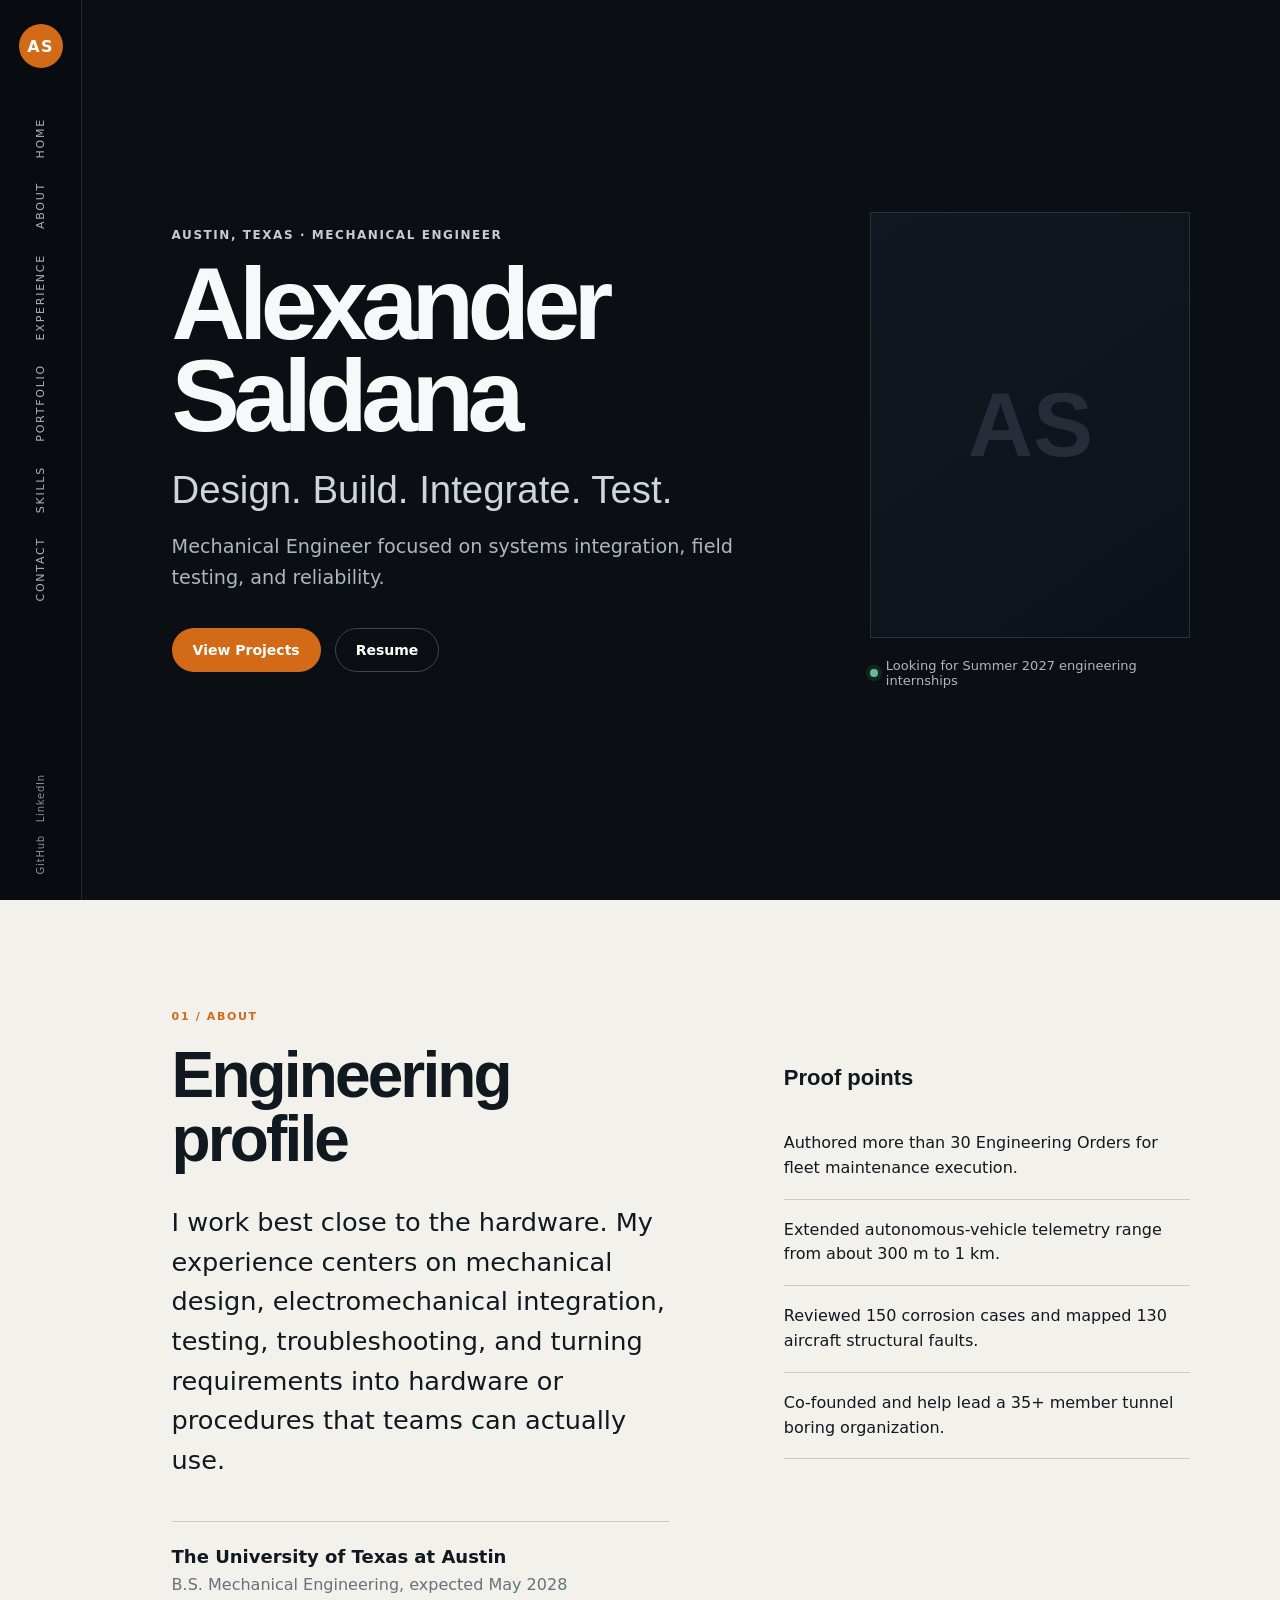
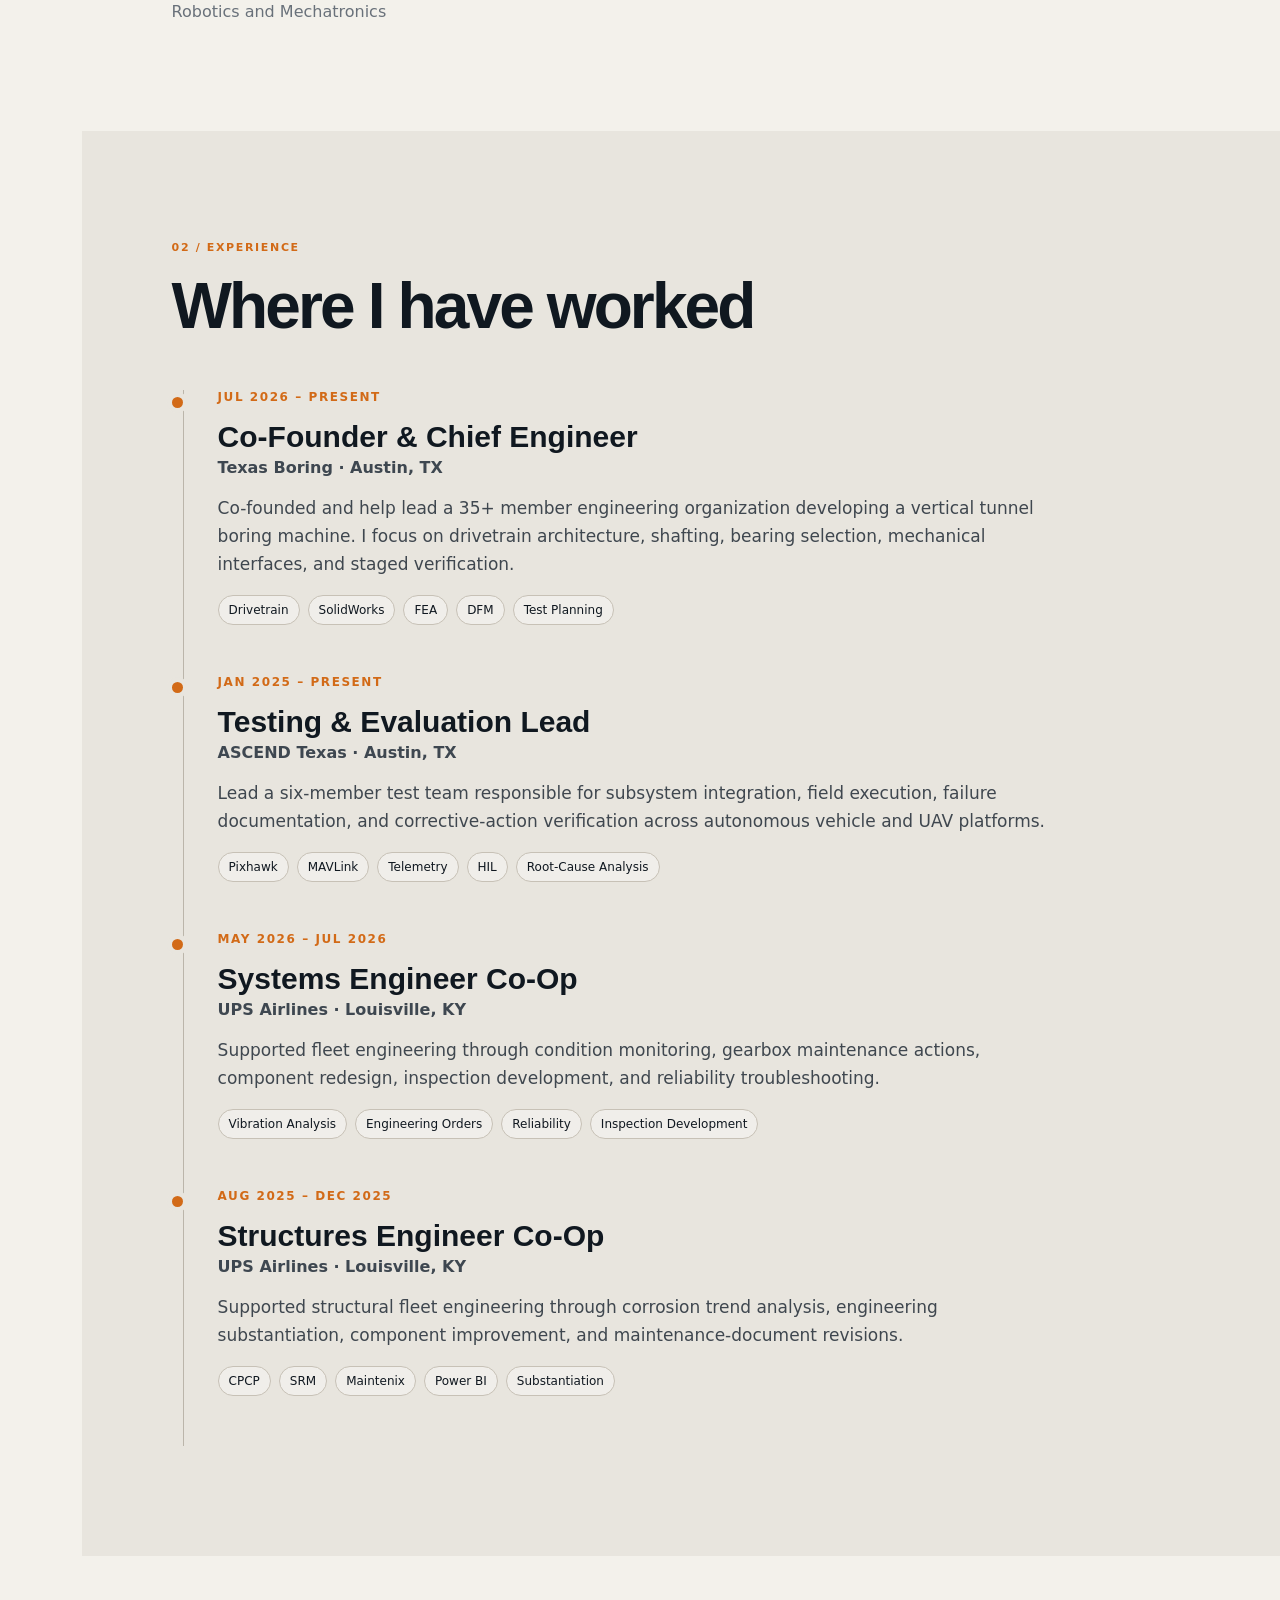
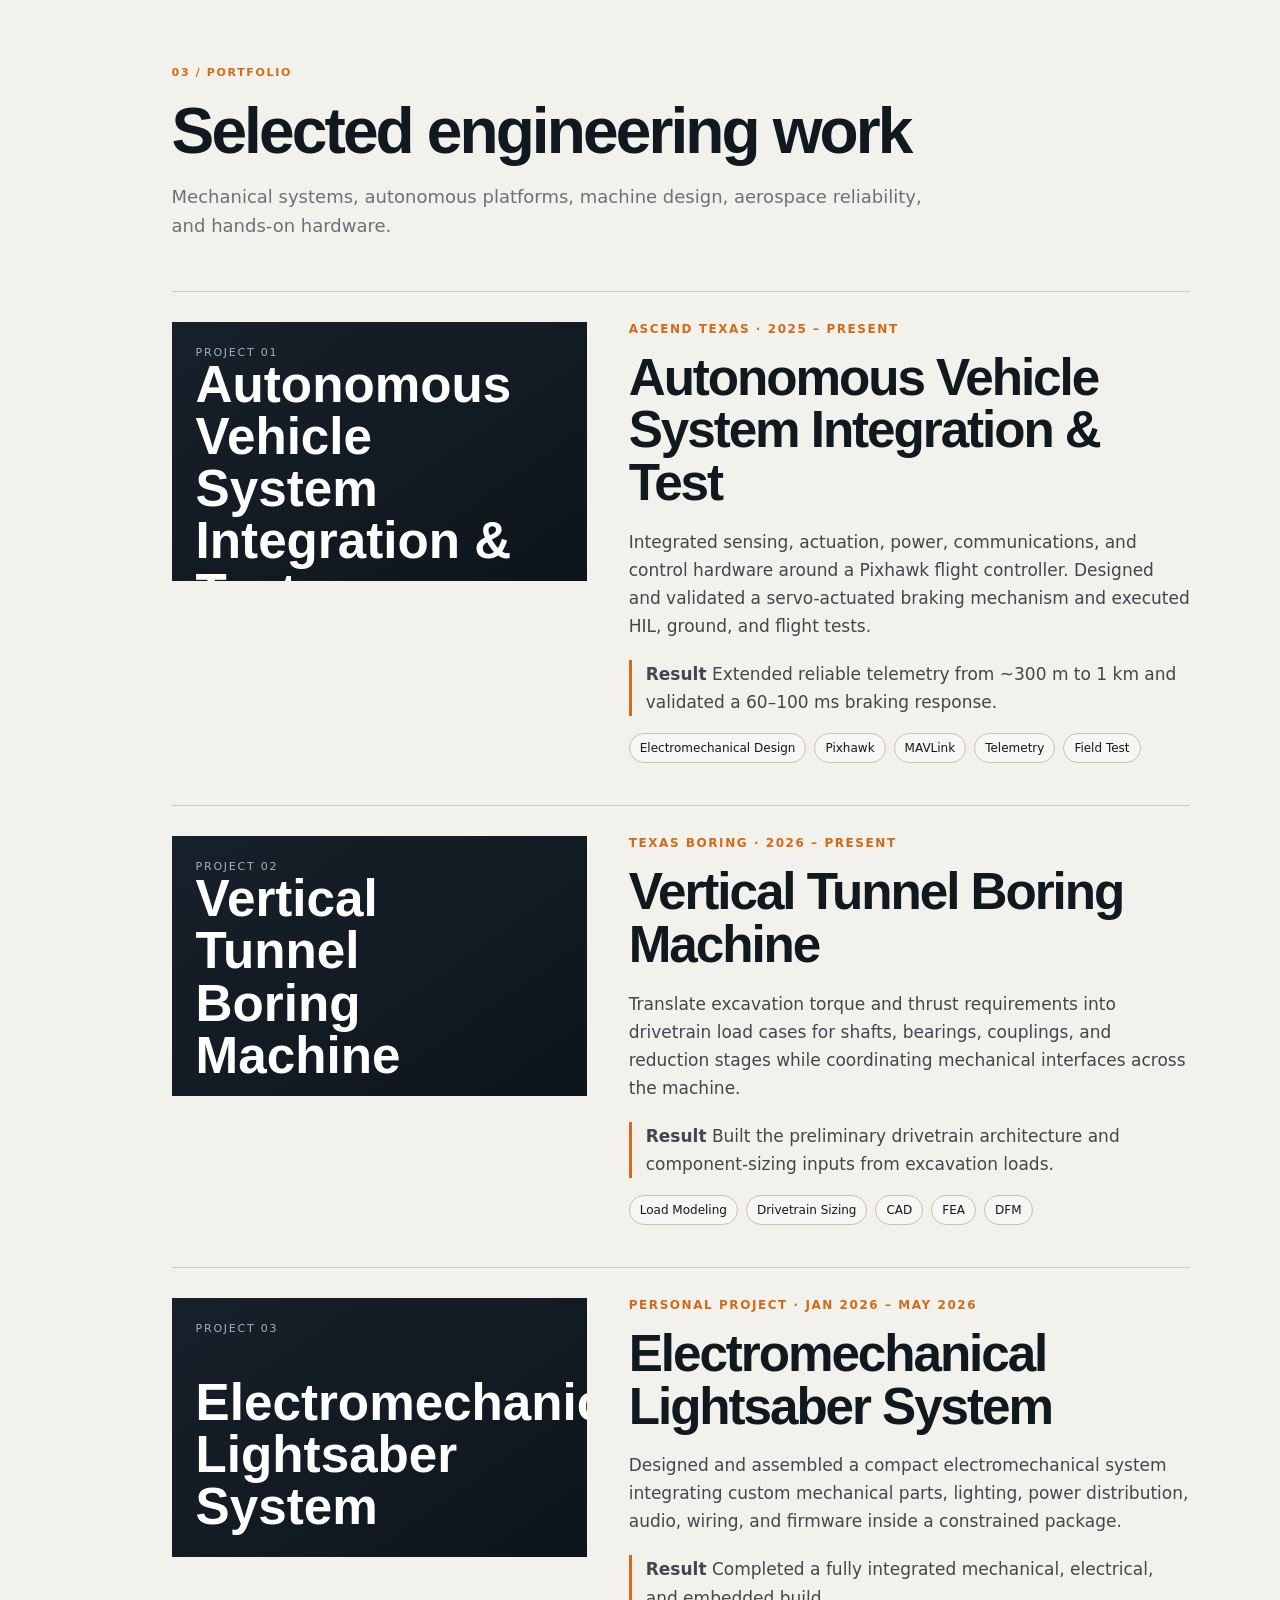
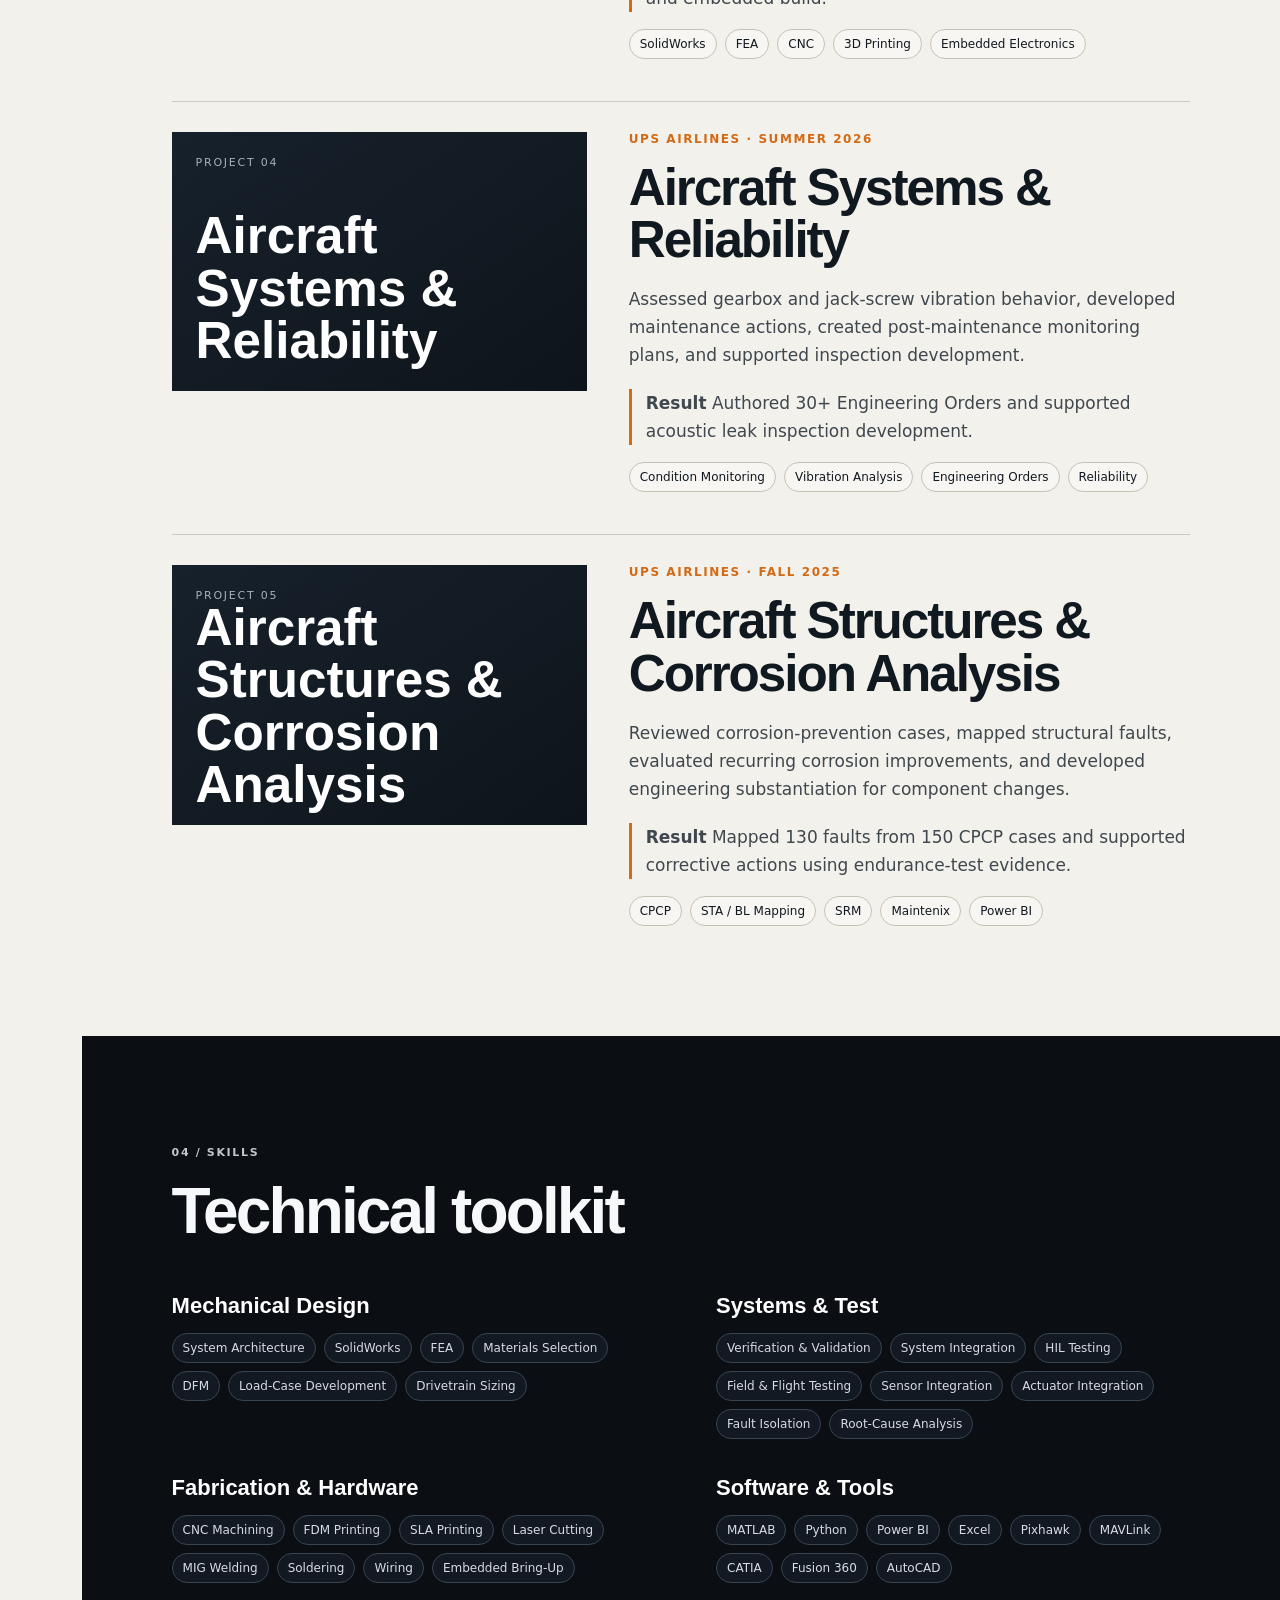
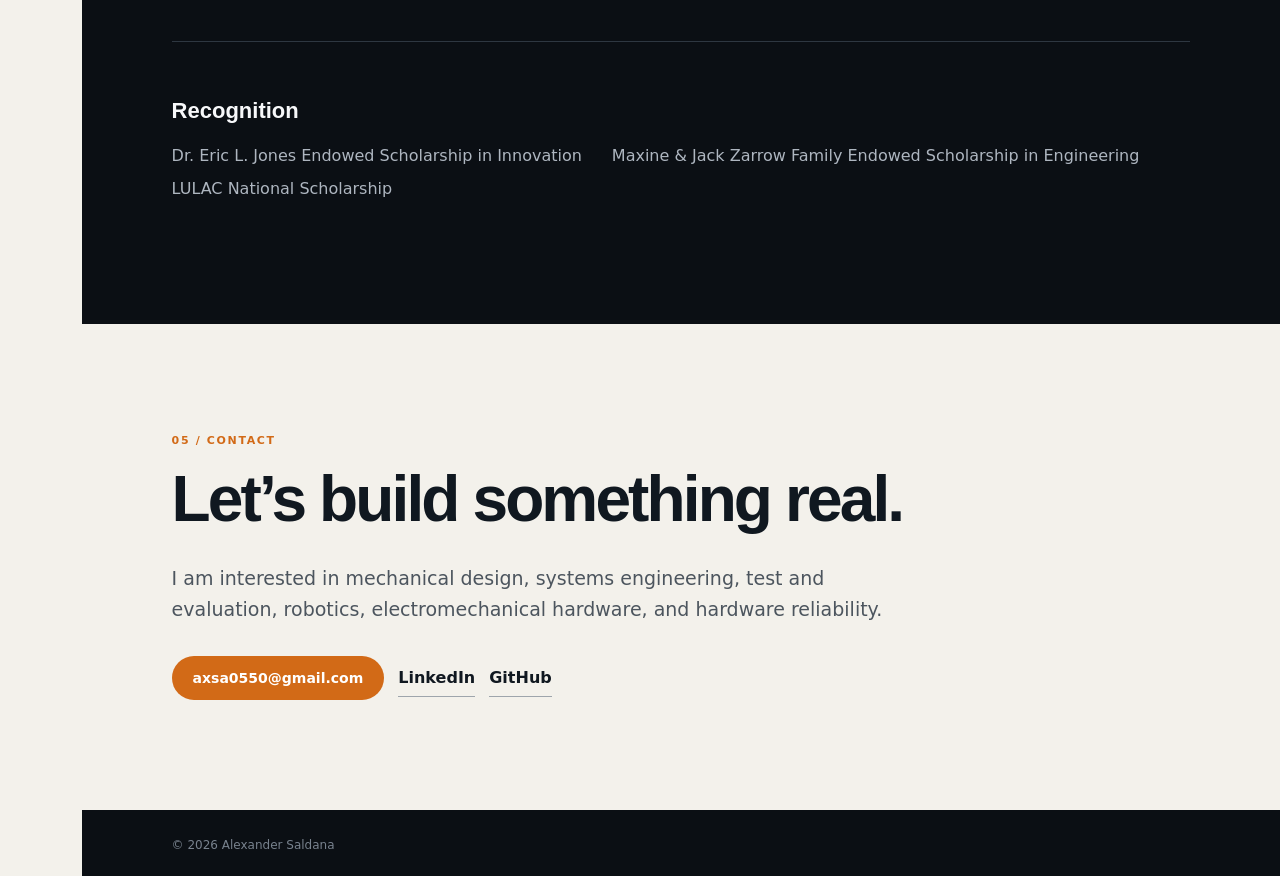
<file: index.html>
<!doctype html>
<html lang="en">
<head>
  <meta charset="utf-8">
  <meta name="viewport" content="width=device-width, initial-scale=1, viewport-fit=cover">
  <title>Alexander Saldana · Portfolio</title>
  <meta name="description" content="Mechanical engineering portfolio for Alexander Saldana">
  <link id="theme-css" rel="stylesheet" href="site/themes/alex.css">
</head>
<body>
  <div id="app"></div>
  <script src="content.js"></script>
  <script src="site/themes/alex.js"></script>
  <script src="site/app.js"></script>
</body>
</html>
</file>
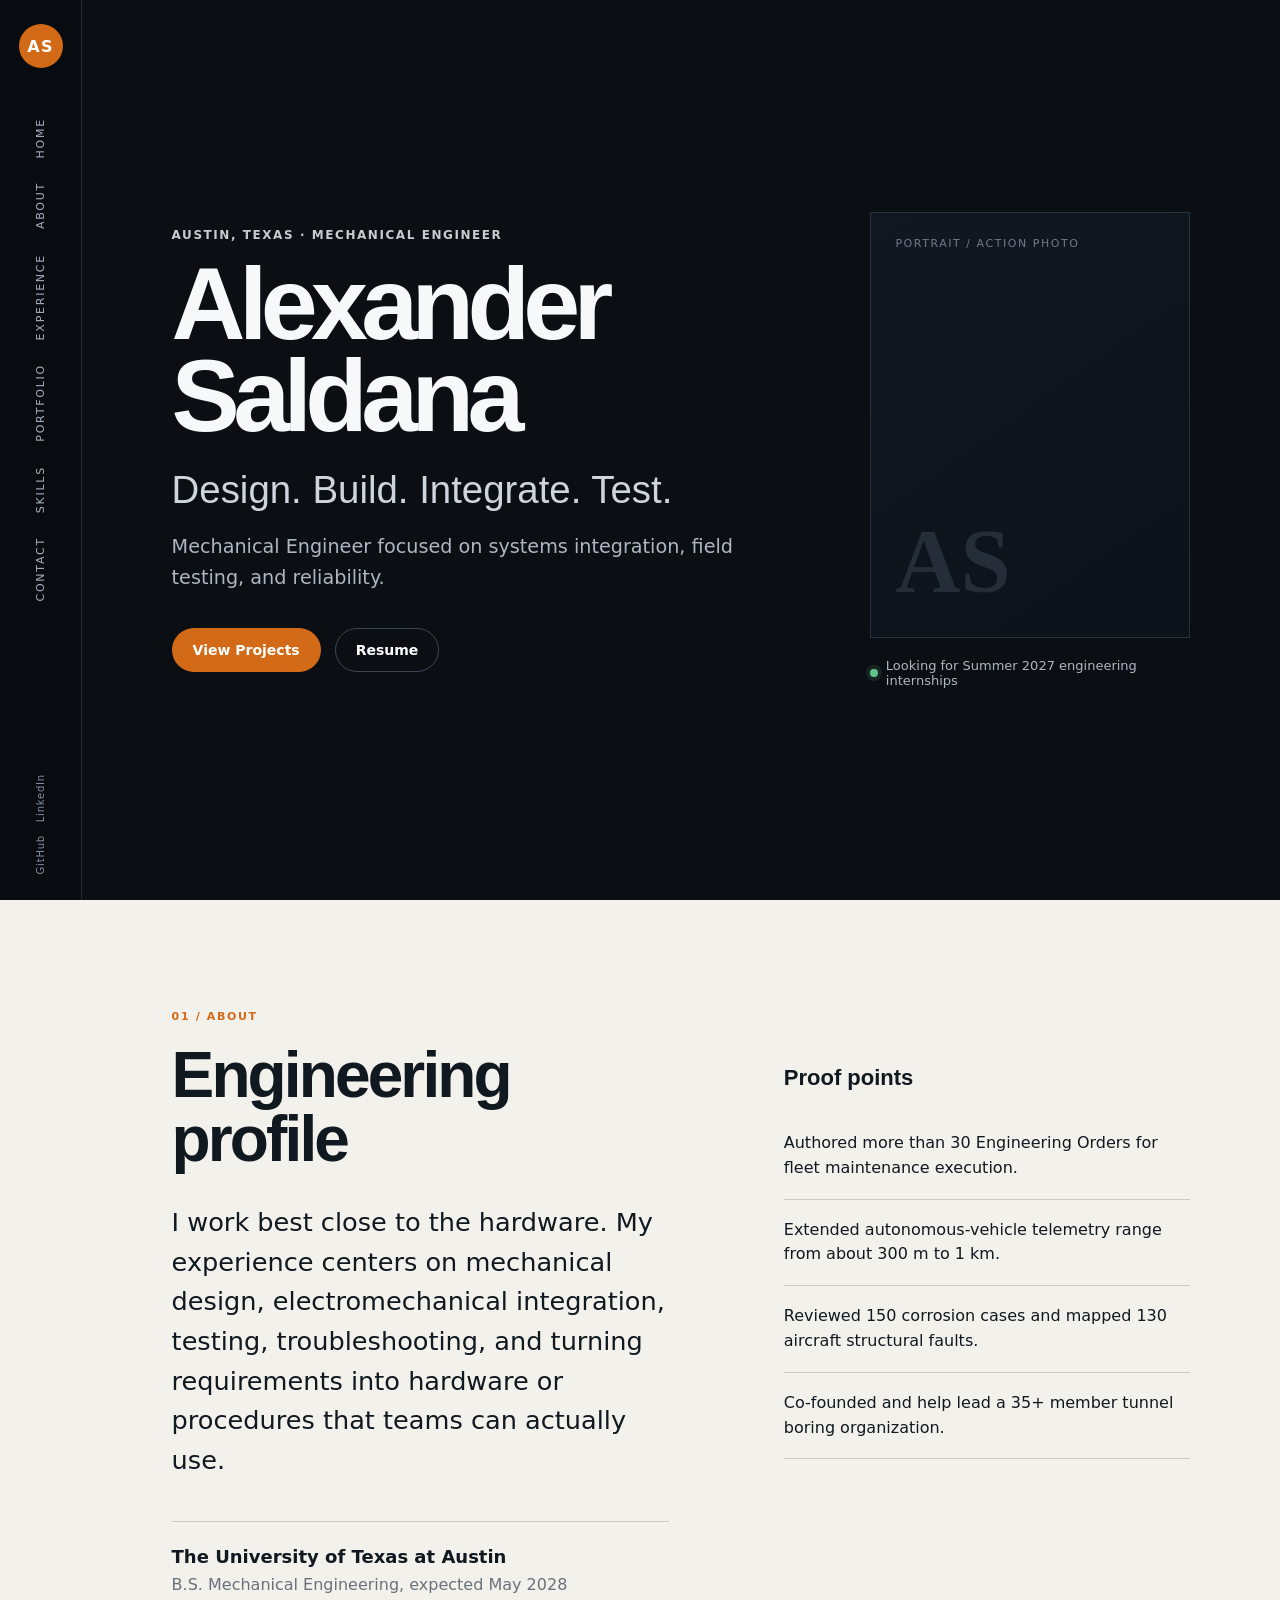
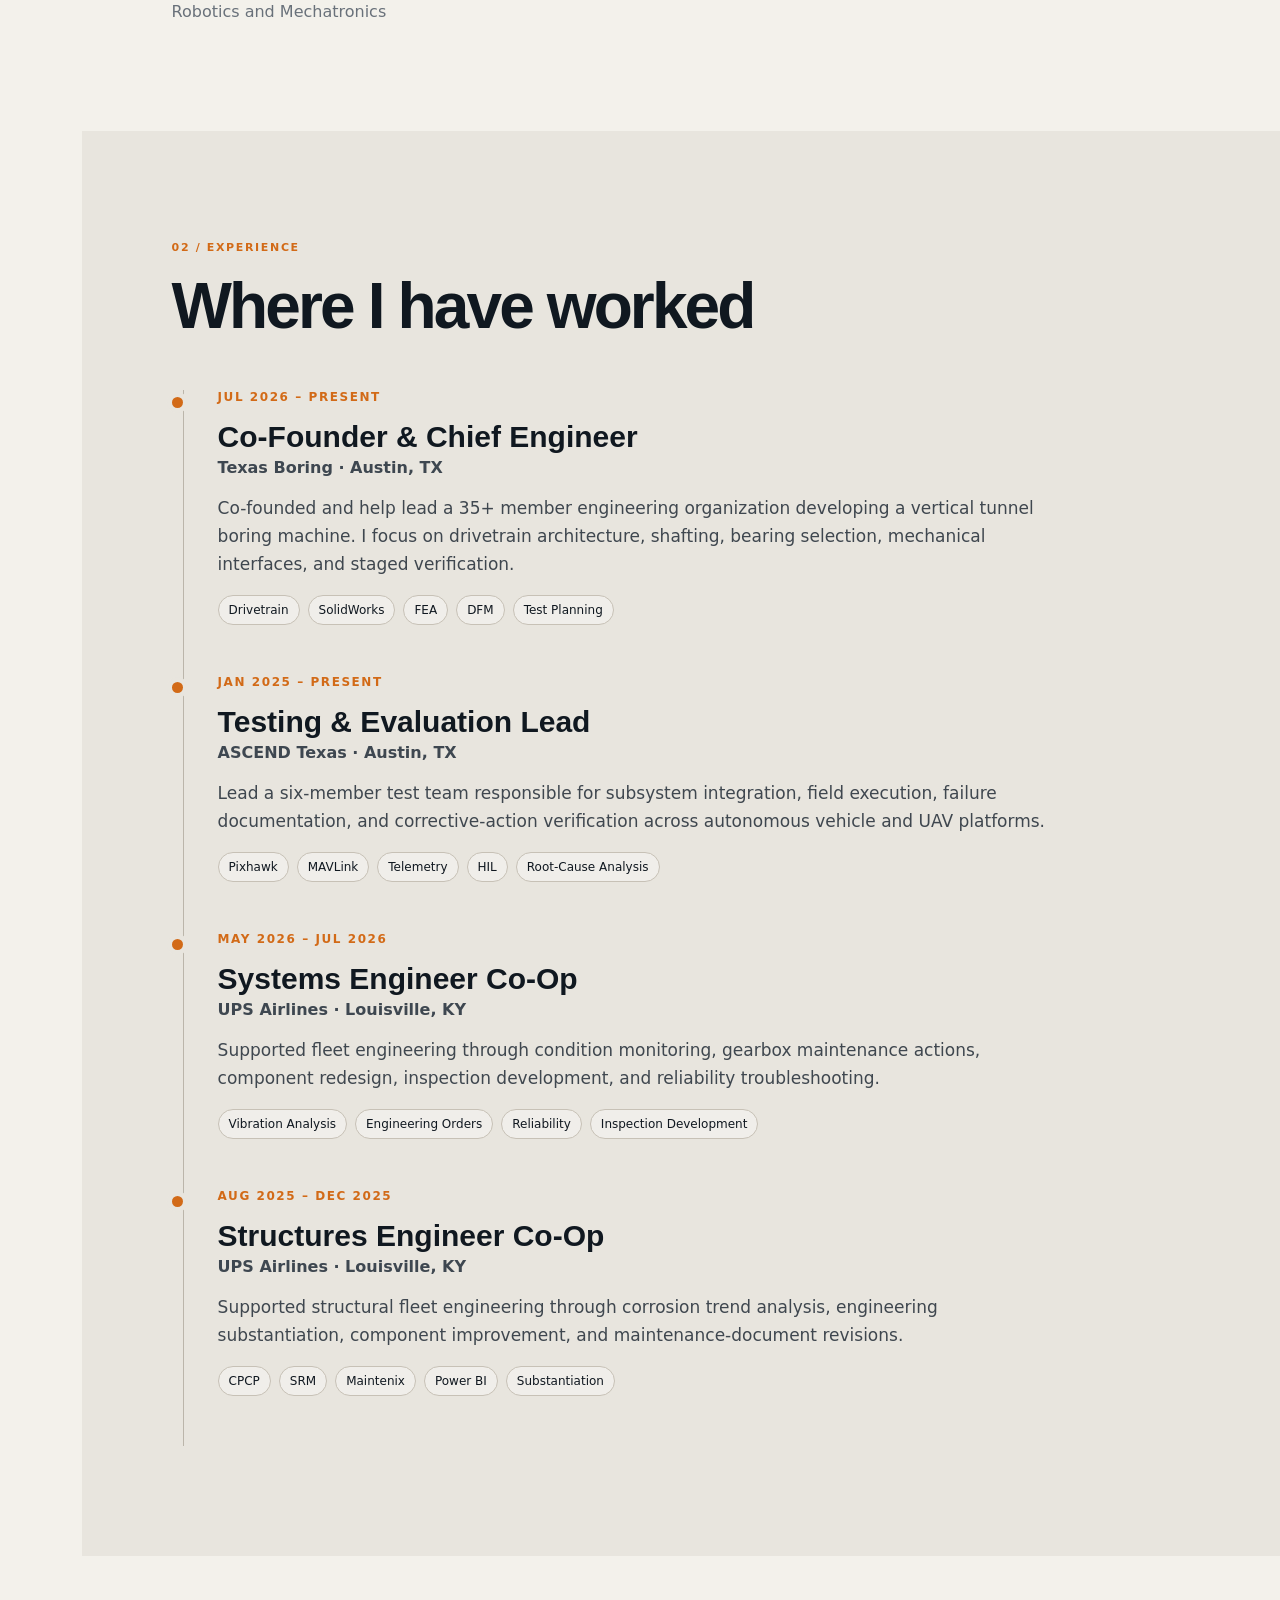
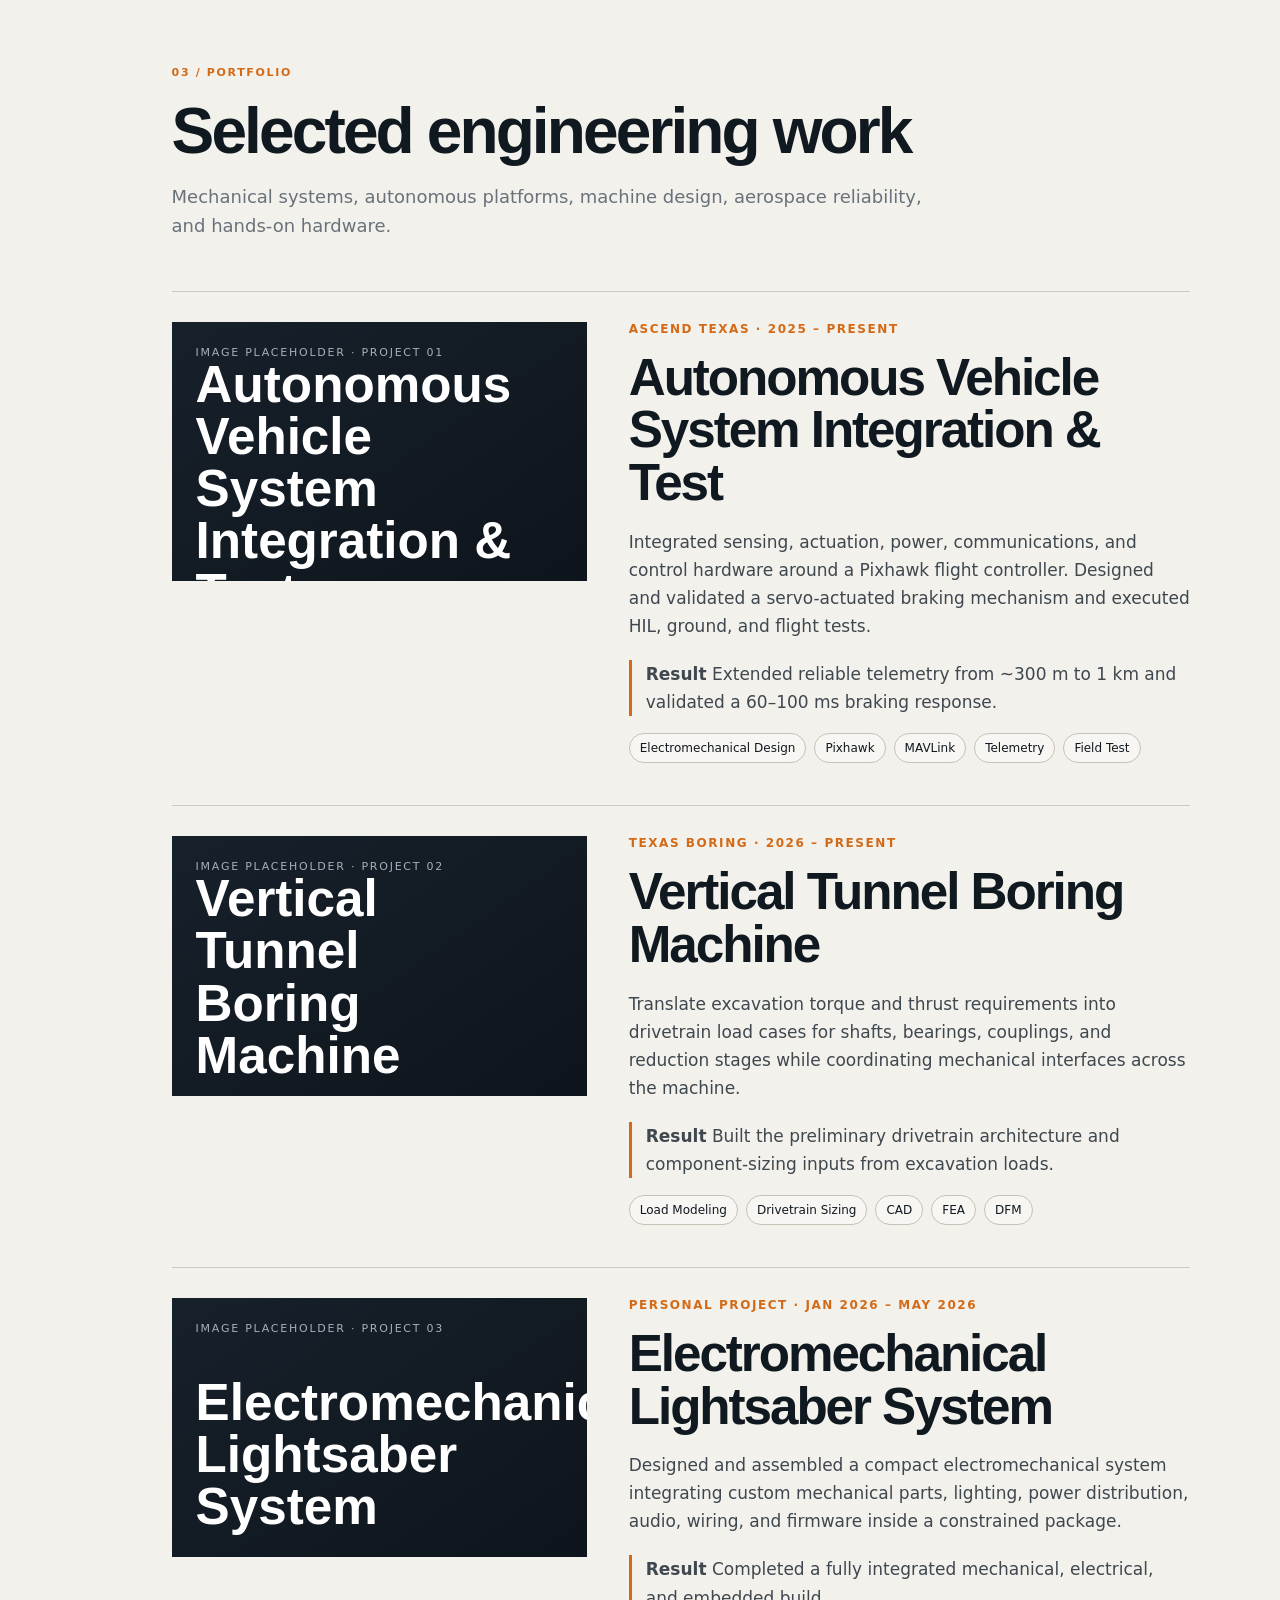
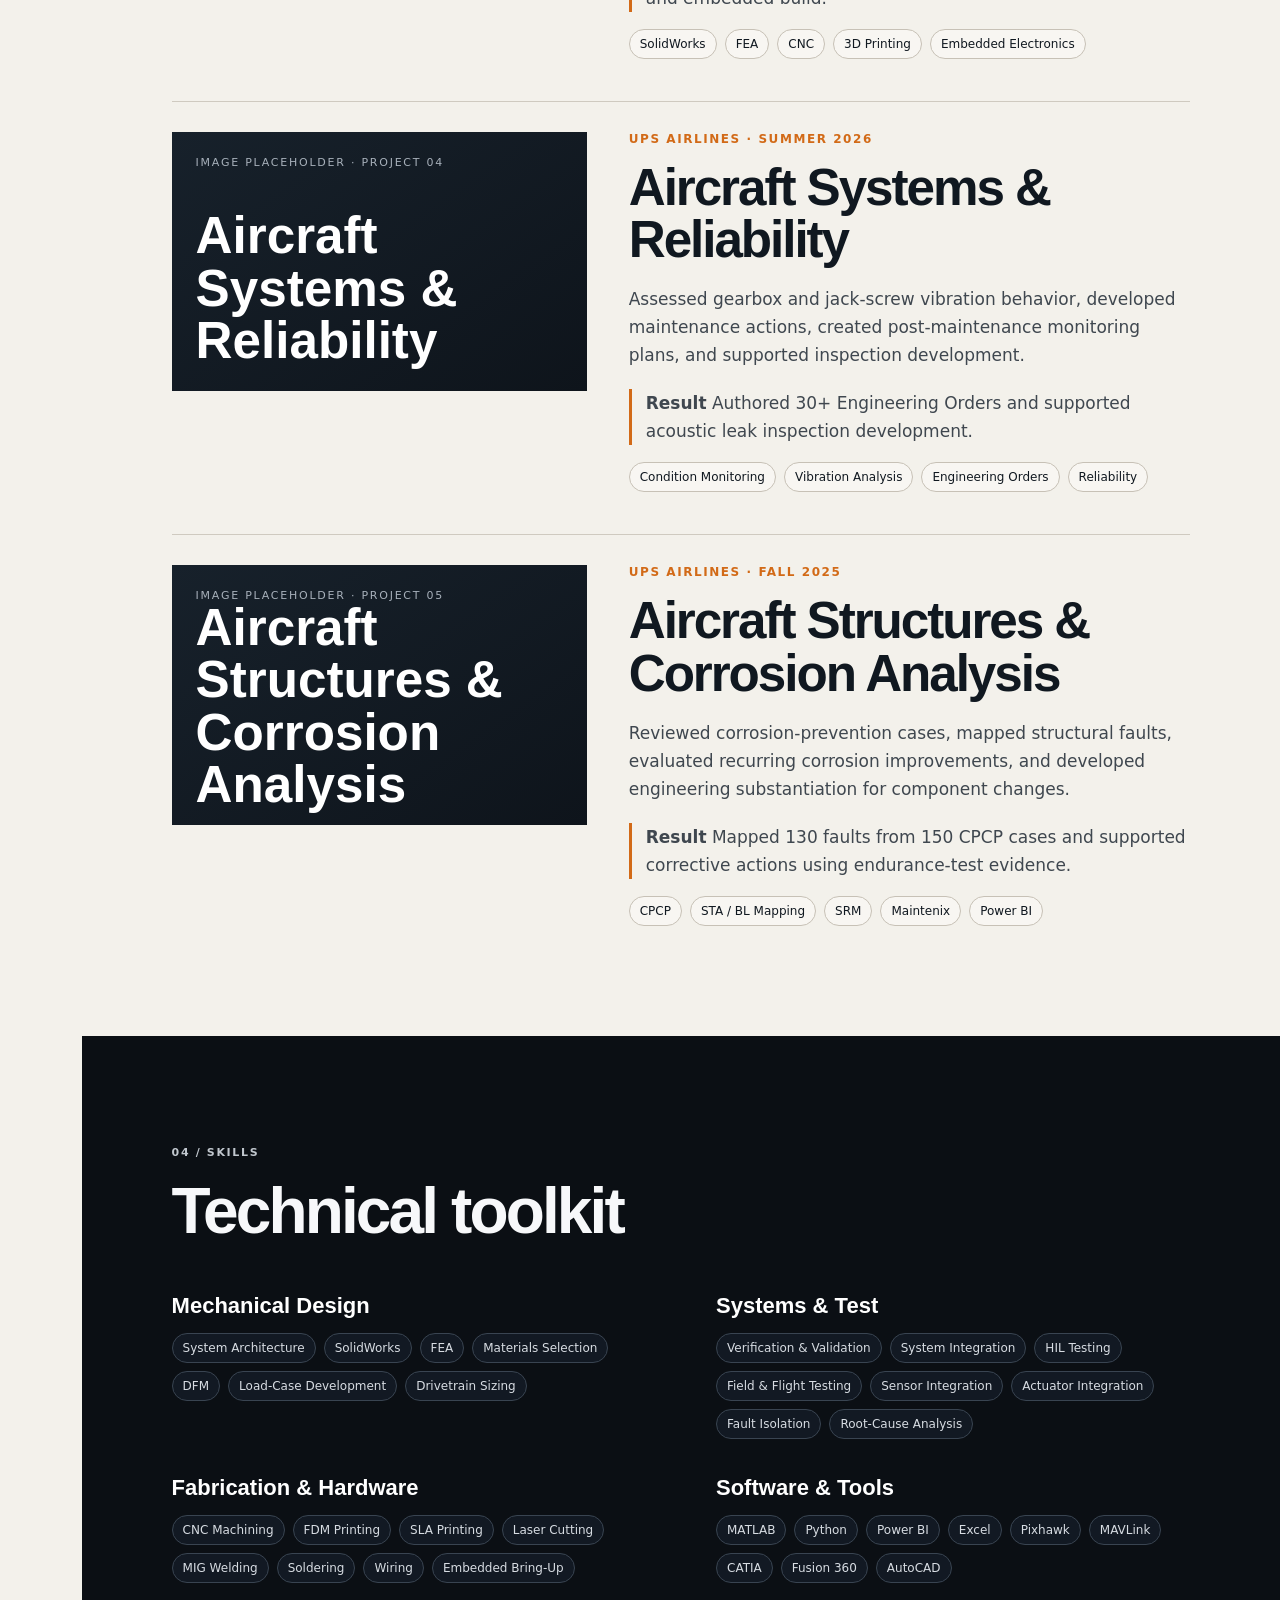
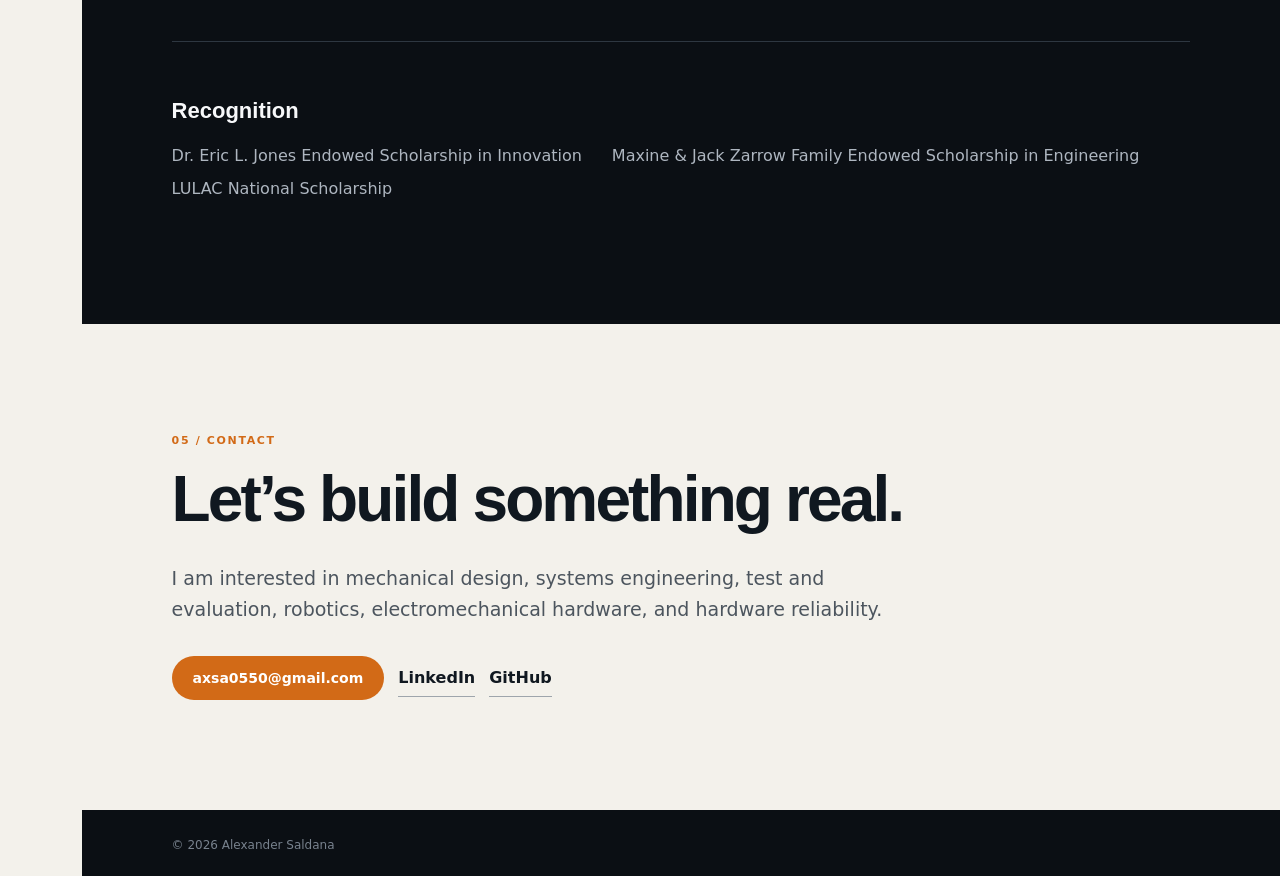
<file: preview/index.html>
<!doctype html>
<html lang="en">
<head>
  <meta charset="utf-8">
  <meta name="viewport" content="width=device-width, initial-scale=1, viewport-fit=cover">
  <title>Alexander Saldana · Portfolio Preview</title>
  <meta name="description" content="Portfolio layout preview for Alexander Saldana">
  <link id="theme-css" rel="stylesheet" href="alex.css">
</head>
<body>
  <div id="app"></div>
  <script src="content.js"></script>
  <script src="alex.js"></script>
  <script src="../site/app.js"></script>
</body>
</html>
</file>
<file: site/themes/alex.css>
@import url('https://fonts.googleapis.com/css2?family=Inter:wght@400;500;600;700;800&family=Space+Grotesk:wght@500;600;700&display=swap');

:root{--bg:#0b0f14;--panel:#111821;--paper:#f3f1eb;--paper2:#e8e5de;--ink:#101820;--muted:#69717a;--line:#cfcac0;--accent:#d26a17;--light:#f7f8fa;--sidebar:82px}*{box-sizing:border-box}html{scroll-behavior:smooth}body{margin:0;font-family:Inter,system-ui,-apple-system,Segoe UI,sans-serif;background:var(--paper);color:var(--ink)}a{color:inherit;text-decoration:none}img{max-width:100%;display:block}.sidebar{position:fixed;inset:0 auto 0 0;width:var(--sidebar);background:#080c11;color:white;z-index:20;display:flex;flex-direction:column;align-items:center;border-right:1px solid #222a34}.brand{padding:24px 0;display:flex;flex-direction:column;gap:10px;align-items:center}.brand>div:last-child{display:none}.monogram{width:44px;height:44px;border-radius:50%;display:grid;place-items:center;background:var(--accent);font-weight:800;letter-spacing:.08em}.sidebar nav{display:flex;flex-direction:column;gap:24px;margin-top:26px}.sidebar nav a{writing-mode:vertical-rl;transform:rotate(180deg);text-transform:uppercase;font-size:11px;letter-spacing:.16em;color:#aab3bd}.sidebar nav a:hover{color:white}.sidebar-bottom{margin-top:auto;padding:20px 0 26px;display:flex;flex-direction:column;gap:12px}.sidebar-bottom a{font-size:10px;letter-spacing:.08em;color:#89929d;writing-mode:vertical-rl;transform:rotate(180deg)}main{margin-left:var(--sidebar)}section{scroll-margin-top:20px}.hero{min-height:100vh;display:grid;grid-template-columns:minmax(0,1.45fr) minmax(320px,.75fr);align-items:center;padding:8vw clamp(34px,7vw,110px);gap:7vw}.section-dark{background:var(--bg);color:var(--light)}.hero-copy{max-width:820px}.eyebrow{font-size:12px;font-weight:800;letter-spacing:.13em;text-transform:uppercase;color:var(--accent);margin-bottom:16px}.eyebrow.light{color:#c7ccd2}.hero h1{font-family:'Space Grotesk',sans-serif;font-size:clamp(56px,8vw,126px);line-height:.9;letter-spacing:-.065em;margin:0 0 26px}.hero h2{font-family:'Space Grotesk',sans-serif;font-size:clamp(23px,3vw,44px);font-weight:500;margin:0 0 20px;color:#cfd5dc}.hero p{font-size:clamp(18px,1.5vw,24px);line-height:1.6;color:#aeb6c0;max-width:720px}.hero-actions{display:flex;gap:14px;flex-wrap:wrap;margin-top:34px}.button{display:inline-flex;align-items:center;justify-content:center;padding:13px 20px;border-radius:999px;font-weight:700;font-size:14px;border:1px solid transparent}.button.primary{background:var(--accent);color:white}.button.ghost{border-color:#3b4653;color:white}.hero-panel{display:flex;flex-direction:column;align-items:center;gap:20px}.hero-frame{width:min(360px,100%);aspect-ratio:3/4;border:1px solid #28313c;background:linear-gradient(145deg,#111821,#0c1219);display:grid;place-items:center;overflow:hidden}.hero-initials{font-family:'Space Grotesk',sans-serif;font-size:90px;font-weight:700;color:#242d38}.hero-photo{width:100%;height:100%;object-fit:cover}.status-dot{font-size:13px;color:#aeb6c0;display:flex;gap:8px;align-items:center}.status-dot i{width:8px;height:8px;border-radius:50%;background:#62c08b;box-shadow:0 0 0 4px rgba(98,192,139,.12)}.content-section{padding:110px clamp(34px,7vw,110px)}.section-light{background:var(--paper)}.section-muted{background:var(--paper2)}.section-label{font-size:11px;letter-spacing:.15em;font-weight:800;color:var(--accent);margin-bottom:20px}.section-label.light{color:#c1c7ce}.content-section>h2,.two-col h2{font-family:'Space Grotesk',sans-serif;font-size:clamp(38px,5vw,68px);letter-spacing:-.045em;line-height:1;margin:0 0 32px}.two-col{display:grid;grid-template-columns:1.1fr .9fr;gap:9vw}.lead{font-size:clamp(20px,2vw,30px);line-height:1.55;max-width:760px}.education{display:flex;flex-direction:column;gap:8px;margin-top:40px;padding-top:24px;border-top:1px solid var(--line)}.education b{font-size:18px}.education span{color:var(--muted)}.two-col h3,.skill-group h3,.recognition h3{font-family:'Space Grotesk',sans-serif;font-size:22px}.proof-list{padding:0;margin:12px 0 0;list-style:none}.proof-list li{padding:18px 0;border-bottom:1px solid var(--line);line-height:1.55}.timeline{position:relative;margin-top:52px}.timeline:before{content:'';position:absolute;left:11px;top:0;bottom:0;width:1px;background:#bbb5aa}.timeline-item{display:grid;grid-template-columns:24px minmax(0,1fr);gap:22px;padding:0 0 50px}.timeline-dot{width:11px;height:11px;background:var(--accent);border-radius:50%;margin-top:7px;z-index:1;box-shadow:0 0 0 5px var(--paper2)}.timeline-body{max-width:850px}.timeline-body h3{font-family:'Space Grotesk',sans-serif;font-size:30px;margin:5px 0 4px}.subhead{font-weight:700;color:#3e4750;margin-bottom:12px}.timeline-body p{font-size:17px;line-height:1.65;color:#3f474f}.tag-row{display:flex;flex-wrap:wrap;gap:8px;margin-top:16px}.tag-row span,.skill-list span{font-size:12px;border:1px solid #c7c1b6;border-radius:999px;padding:7px 10px;background:rgba(255,255,255,.35)}.section-intro{max-width:760px;font-size:18px;color:var(--muted);line-height:1.6;margin-top:-12px;margin-bottom:50px}.projects{display:flex;flex-direction:column;gap:42px}.project-card{display:grid;grid-template-columns:minmax(280px,.85fr) minmax(0,1.15fr);border-top:1px solid var(--line);padding-top:30px;gap:42px}.project-media{background:#d9d5cd;aspect-ratio:16/10;overflow:hidden}.project-media img{width:100%;height:100%;object-fit:cover}.project-placeholder{width:100%;height:100%;display:flex;flex-direction:column;justify-content:space-between;padding:24px;background:linear-gradient(145deg,#17212b,#0e141b);color:white}.project-placeholder span{font-size:11px;letter-spacing:.16em;color:#a7b0ba}.project-placeholder strong{font-family:'Space Grotesk',sans-serif;font-size:clamp(28px,4vw,54px);line-height:1.02;max-width:90%}.project-copy h3{font-family:'Space Grotesk',sans-serif;font-size:clamp(30px,4vw,54px);letter-spacing:-.04em;line-height:1.03;margin:6px 0 18px}.project-copy p{font-size:17px;line-height:1.65;color:#3f474f}.project-copy .result{margin-top:20px;padding-left:14px;border-left:3px solid var(--accent)}.skills-grid{display:grid;grid-template-columns:repeat(2,minmax(0,1fr));gap:36px 70px;margin-top:50px}.skill-group h3{margin:0 0 14px;color:white}.skill-list{display:flex;gap:8px;flex-wrap:wrap}.skill-list span{border-color:#394451;background:#121923;color:#d7dce2}.recognition{margin-top:58px;padding-top:34px;border-top:1px solid #2e3741}.recognition ul{display:flex;flex-wrap:wrap;gap:14px 30px;padding:0;list-style:none;color:#aeb6c0}.contact-section p{font-size:19px;line-height:1.65;max-width:760px;color:#4c555e}.contact-links{display:flex;flex-wrap:wrap;gap:14px;margin-top:30px;align-items:center}.contact-links>a:not(.button){font-weight:700;border-bottom:1px solid #9ea5ac;padding:9px 0}footer{background:var(--bg);color:#78828e;padding:28px clamp(34px,7vw,110px);font-size:12px}
@media(max-width:900px){:root{--sidebar:0px}.sidebar{position:sticky;top:0;width:100%;height:auto;display:flex;flex-direction:row;padding:12px 18px;justify-content:space-between}.brand{padding:0;flex-direction:row}.brand>div:last-child{display:block}.brand>div:last-child span{display:none}.monogram{width:36px;height:36px}.sidebar nav{margin:0;flex-direction:row;gap:12px;overflow:auto}.sidebar nav a{writing-mode:initial;transform:none;font-size:10px}.sidebar-bottom{display:none;margin:0}.hero{min-height:auto;grid-template-columns:1fr;padding-top:90px}.hero-panel{align-items:flex-start}.hero-frame{width:280px}.two-col,.project-card{grid-template-columns:1fr}.skills-grid{grid-template-columns:1fr}.content-section{padding-top:82px;padding-bottom:82px}}
@media(max-width:600px){.sidebar nav a:nth-child(2),.sidebar nav a:nth-child(4),.sidebar nav a:nth-child(5){display:none}.hero{padding:70px 24px}.content-section{padding:68px 24px}.hero h1{font-size:56px}.hero h2{font-size:25px}.hero-frame{width:100%;max-width:280px}.project-card{gap:22px}.content-section>h2,.two-col h2{font-size:42px}footer{padding:24px}}
</file>
<file: preview/alex.css>
@import url('https://fonts.googleapis.com/css2?family=Inter:wght@400;500;600;700;800&family=Space+Grotesk:wght@500;600;700&display=swap');
:root{--bg:#0b0f14;--panel:#111821;--paper:#f3f1eb;--paper2:#e8e5de;--ink:#101820;--muted:#69717a;--line:#cfcac0;--accent:#d26a17;--light:#f7f8fa;--sidebar:82px}*{box-sizing:border-box}html{scroll-behavior:smooth}body{margin:0;font-family:Inter,system-ui,-apple-system,Segoe UI,sans-serif;background:var(--paper);color:var(--ink)}a{color:inherit;text-decoration:none}img{max-width:100%;display:block}.sidebar{position:fixed;inset:0 auto 0 0;width:var(--sidebar);background:#080c11;color:white;z-index:20;display:flex;flex-direction:column;align-items:center;border-right:1px solid #222a34}.brand{padding:24px 0;display:flex;flex-direction:column;gap:10px;align-items:center}.brand>div:last-child{display:none}.monogram{width:44px;height:44px;border-radius:50%;display:grid;place-items:center;background:var(--accent);font-weight:800;letter-spacing:.08em}.sidebar nav{display:flex;flex-direction:column;gap:24px;margin-top:26px}.sidebar nav a{writing-mode:vertical-rl;transform:rotate(180deg);text-transform:uppercase;font-size:11px;letter-spacing:.16em;color:#aab3bd}.sidebar nav a:hover{color:white}.sidebar-bottom{margin-top:auto;padding:20px 0 26px;display:flex;flex-direction:column;gap:12px}.sidebar-bottom a{font-size:10px;letter-spacing:.08em;color:#89929d;writing-mode:vertical-rl;transform:rotate(180deg)}main{margin-left:var(--sidebar)}section{scroll-margin-top:20px}.hero{min-height:100vh;display:grid;grid-template-columns:minmax(0,1.45fr) minmax(320px,.75fr);align-items:center;padding:8vw clamp(34px,7vw,110px);gap:7vw}.section-dark{background:var(--bg);color:var(--light)}.hero-copy{max-width:820px}.eyebrow{font-size:12px;font-weight:800;letter-spacing:.13em;text-transform:uppercase;color:var(--accent);margin-bottom:16px}.eyebrow.light{color:#c7ccd2}.hero h1{font-family:'Space Grotesk',sans-serif;font-size:clamp(56px,8vw,126px);line-height:.9;letter-spacing:-.065em;margin:0 0 26px}.hero h2{font-family:'Space Grotesk',sans-serif;font-size:clamp(23px,3vw,44px);font-weight:500;margin:0 0 20px;color:#cfd5dc}.hero p{font-size:clamp(18px,1.5vw,24px);line-height:1.6;color:#aeb6c0;max-width:720px}.hero-actions{display:flex;gap:14px;flex-wrap:wrap;margin-top:34px}.button{display:inline-flex;align-items:center;justify-content:center;padding:13px 20px;border-radius:999px;font-weight:700;font-size:14px;border:1px solid transparent}.button.primary{background:var(--accent);color:white}.button.ghost{border-color:#3b4653;color:white}.hero-panel{display:flex;flex-direction:column;align-items:center;gap:20px}.hero-frame{width:min(360px,100%);aspect-ratio:3/4;border:1px solid #28313c;background:linear-gradient(145deg,#111821,#0c1219);display:grid;place-items:center;overflow:hidden}.hero-placeholder{width:100%;height:100%;display:flex;flex-direction:column;justify-content:space-between;padding:24px;color:#6f7b88}.hero-placeholder span{font-size:11px;letter-spacing:.14em}.hero-placeholder strong{font-family:'Space Grotesk';font-size:90px;color:#242d38}.hero-photo{width:100%;height:100%;object-fit:cover}.status-dot{font-size:13px;color:#aeb6c0;display:flex;gap:8px;align-items:center}.status-dot i{width:8px;height:8px;border-radius:50%;background:#62c08b;box-shadow:0 0 0 4px rgba(98,192,139,.12)}.content-section{padding:110px clamp(34px,7vw,110px)}.section-light{background:var(--paper)}.section-muted{background:var(--paper2)}.section-label{font-size:11px;letter-spacing:.15em;font-weight:800;color:var(--accent);margin-bottom:20px}.section-label.light{color:#c1c7ce}.content-section>h2,.two-col h2{font-family:'Space Grotesk',sans-serif;font-size:clamp(38px,5vw,68px);letter-spacing:-.045em;line-height:1;margin:0 0 32px}.two-col{display:grid;grid-template-columns:1.1fr .9fr;gap:9vw}.lead{font-size:clamp(20px,2vw,30px);line-height:1.55;max-width:760px}.education{display:flex;flex-direction:column;gap:8px;margin-top:40px;padding-top:24px;border-top:1px solid var(--line)}.education b{font-size:18px}.education span{color:var(--muted)}.two-col h3,.skill-group h3,.recognition h3{font-family:'Space Grotesk',sans-serif;font-size:22px}.proof-list{padding:0;margin:12px 0 0;list-style:none}.proof-list li{padding:18px 0;border-bottom:1px solid var(--line);line-height:1.55}.timeline{position:relative;margin-top:52px}.timeline:before{content:'';position:absolute;left:11px;top:0;bottom:0;width:1px;background:#bbb5aa}.timeline-item{display:grid;grid-template-columns:24px minmax(0,1fr);gap:22px;padding:0 0 50px}.timeline-dot{width:11px;height:11px;background:var(--accent);border-radius:50%;margin-top:7px;z-index:1;box-shadow:0 0 0 5px var(--paper2)}.timeline-body{max-width:850px}.timeline-body h3{font-family:'Space Grotesk',sans-serif;font-size:30px;margin:5px 0 4px}.subhead{font-weight:700;color:#3e4750;margin-bottom:12px}.timeline-body p{font-size:17px;line-height:1.65;color:#3f474f}.tag-row{display:flex;flex-wrap:wrap;gap:8px;margin-top:16px}.tag-row span,.skill-list span{font-size:12px;border:1px solid #c7c1b6;border-radius:999px;padding:7px 10px;background:rgba(255,255,255,.35)}.section-intro{max-width:760px;font-size:18px;color:var(--muted);line-height:1.6;margin-top:-12px;margin-bottom:50px}.projects{display:flex;flex-direction:column;gap:42px}.project-card{display:grid;grid-template-columns:minmax(280px,.85fr) minmax(0,1.15fr);border-top:1px solid var(--line);padding-top:30px;gap:42px}.project-media{background:#d9d5cd;aspect-ratio:16/10;overflow:hidden}.project-media img{width:100%;height:100%;object-fit:cover}.project-placeholder{width:100%;height:100%;display:flex;flex-direction:column;justify-content:space-between;padding:24px;background:linear-gradient(145deg,#17212b,#0e141b);color:white}.project-placeholder span{font-size:11px;letter-spacing:.16em;color:#a7b0ba}.project-placeholder strong{font-family:'Space Grotesk',sans-serif;font-size:clamp(28px,4vw,54px);line-height:1.02;max-width:90%}.project-copy h3{font-family:'Space Grotesk',sans-serif;font-size:clamp(30px,4vw,54px);letter-spacing:-.04em;line-height:1.03;margin:6px 0 18px}.project-copy p{font-size:17px;line-height:1.65;color:#3f474f}.project-copy .result{margin-top:20px;padding-left:14px;border-left:3px solid var(--accent)}.skills-grid{display:grid;grid-template-columns:repeat(2,minmax(0,1fr));gap:36px 70px;margin-top:50px}.skill-group h3{margin:0 0 14px;color:white}.skill-list{display:flex;gap:8px;flex-wrap:wrap}.skill-list span{border-color:#394451;background:#121923;color:#d7dce2}.recognition{margin-top:58px;padding-top:34px;border-top:1px solid #2e3741}.recognition ul{display:flex;flex-wrap:wrap;gap:14px 30px;padding:0;list-style:none;color:#aeb6c0}.contact-section p{font-size:19px;line-height:1.65;max-width:760px;color:#4c555e}.contact-links{display:flex;flex-wrap:wrap;gap:14px;margin-top:30px;align-items:center}.contact-links>a:not(.button){font-weight:700;border-bottom:1px solid #9ea5ac;padding:9px 0}footer{background:var(--bg);color:#78828e;padding:28px clamp(34px,7vw,110px);font-size:12px}@media(max-width:900px){:root{--sidebar:0px}.sidebar{position:sticky;top:0;width:100%;height:auto;display:flex;flex-direction:row;padding:12px 18px;justify-content:space-between}.brand{padding:0;flex-direction:row}.brand>div:last-child{display:block}.brand>div:last-child span{display:none}.monogram{width:36px;height:36px}.sidebar nav{margin:0;flex-direction:row;gap:12px;overflow:auto}.sidebar nav a{writing-mode:initial;transform:none;font-size:10px}.sidebar-bottom{display:none;margin:0}.hero{min-height:auto;grid-template-columns:1fr;padding-top:90px}.hero-panel{align-items:flex-start}.hero-frame{width:280px}.two-col,.project-card{grid-template-columns:1fr}.skills-grid{grid-template-columns:1fr}.content-section{padding-top:82px;padding-bottom:82px}}@media(max-width:600px){.sidebar nav a:nth-child(2),.sidebar nav a:nth-child(4),.sidebar nav a:nth-child(5){display:none}.hero{padding:70px 24px}.content-section{padding:68px 24px}.hero h1{font-size:56px}.hero h2{font-size:25px}.hero-frame{width:100%;max-width:280px}.project-card{gap:22px}.content-section>h2,.two-col h2{font-size:42px}footer{padding:24px}}
</file>
